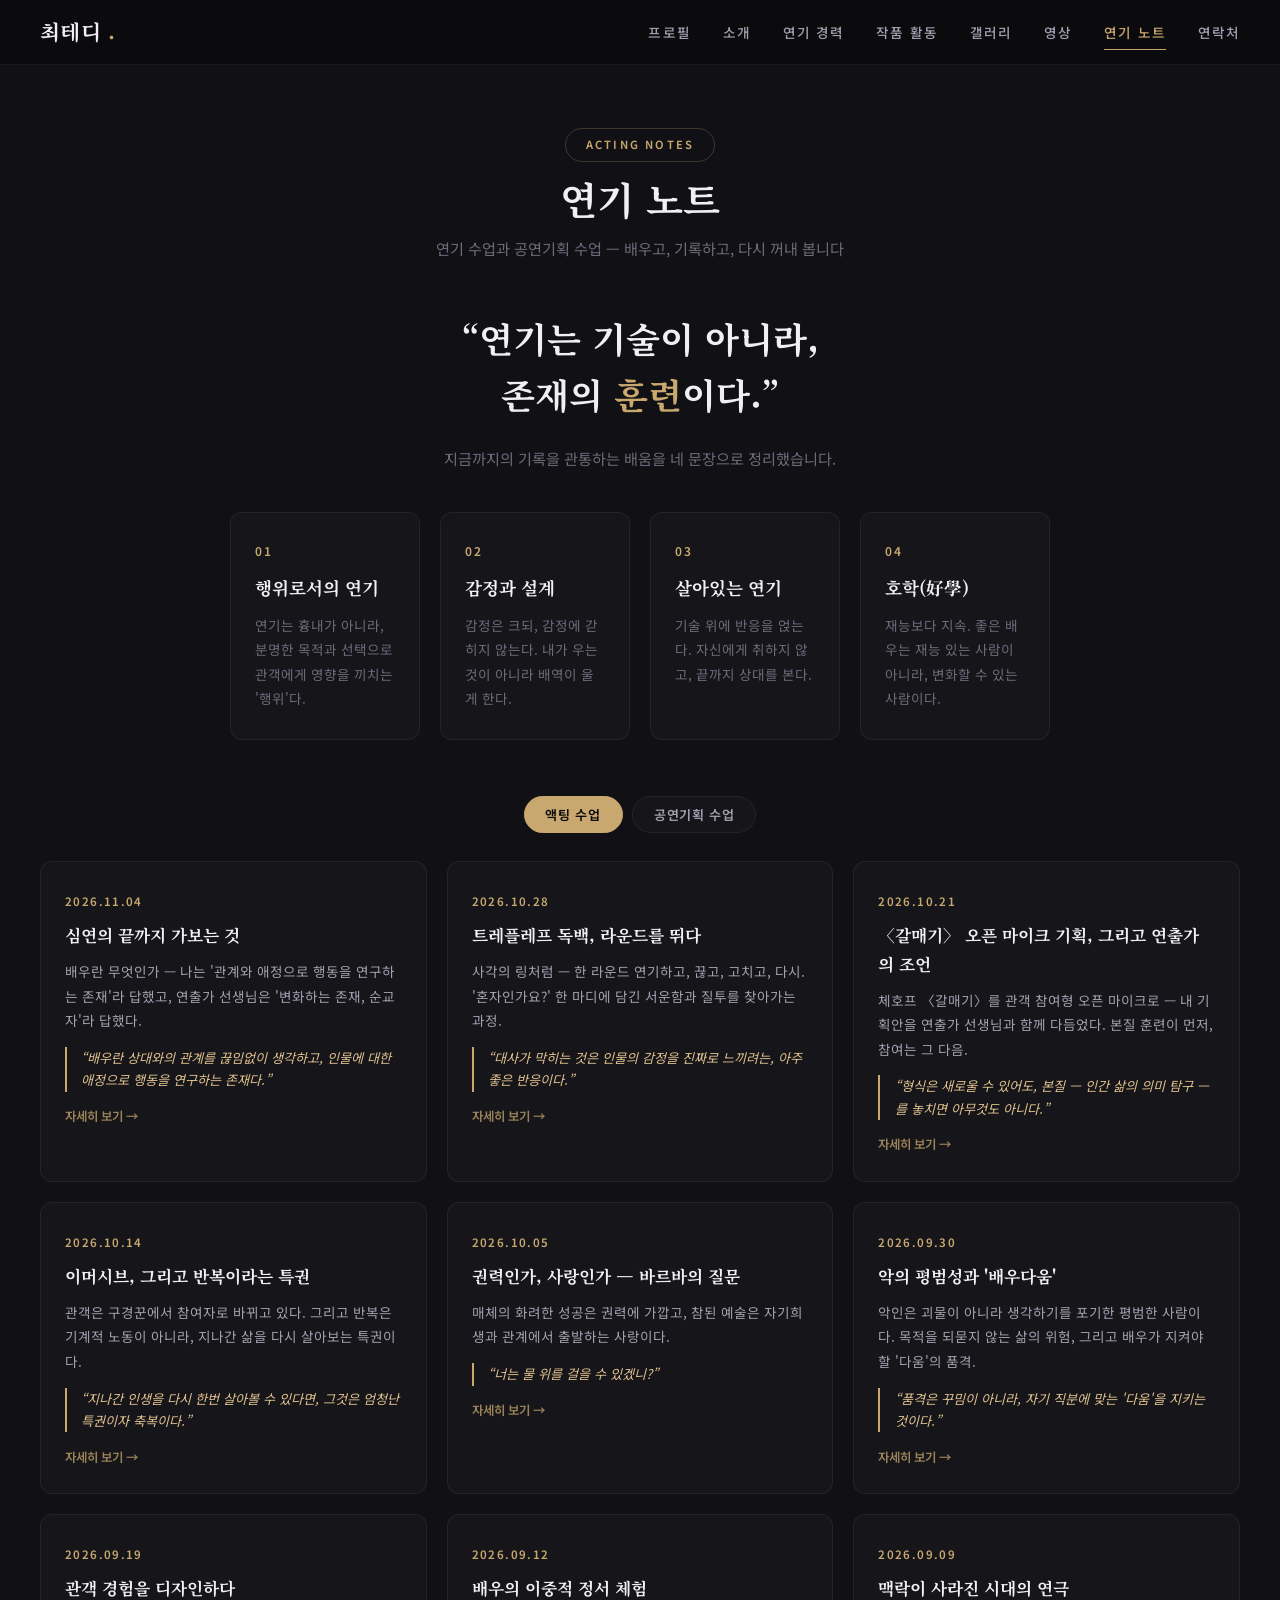
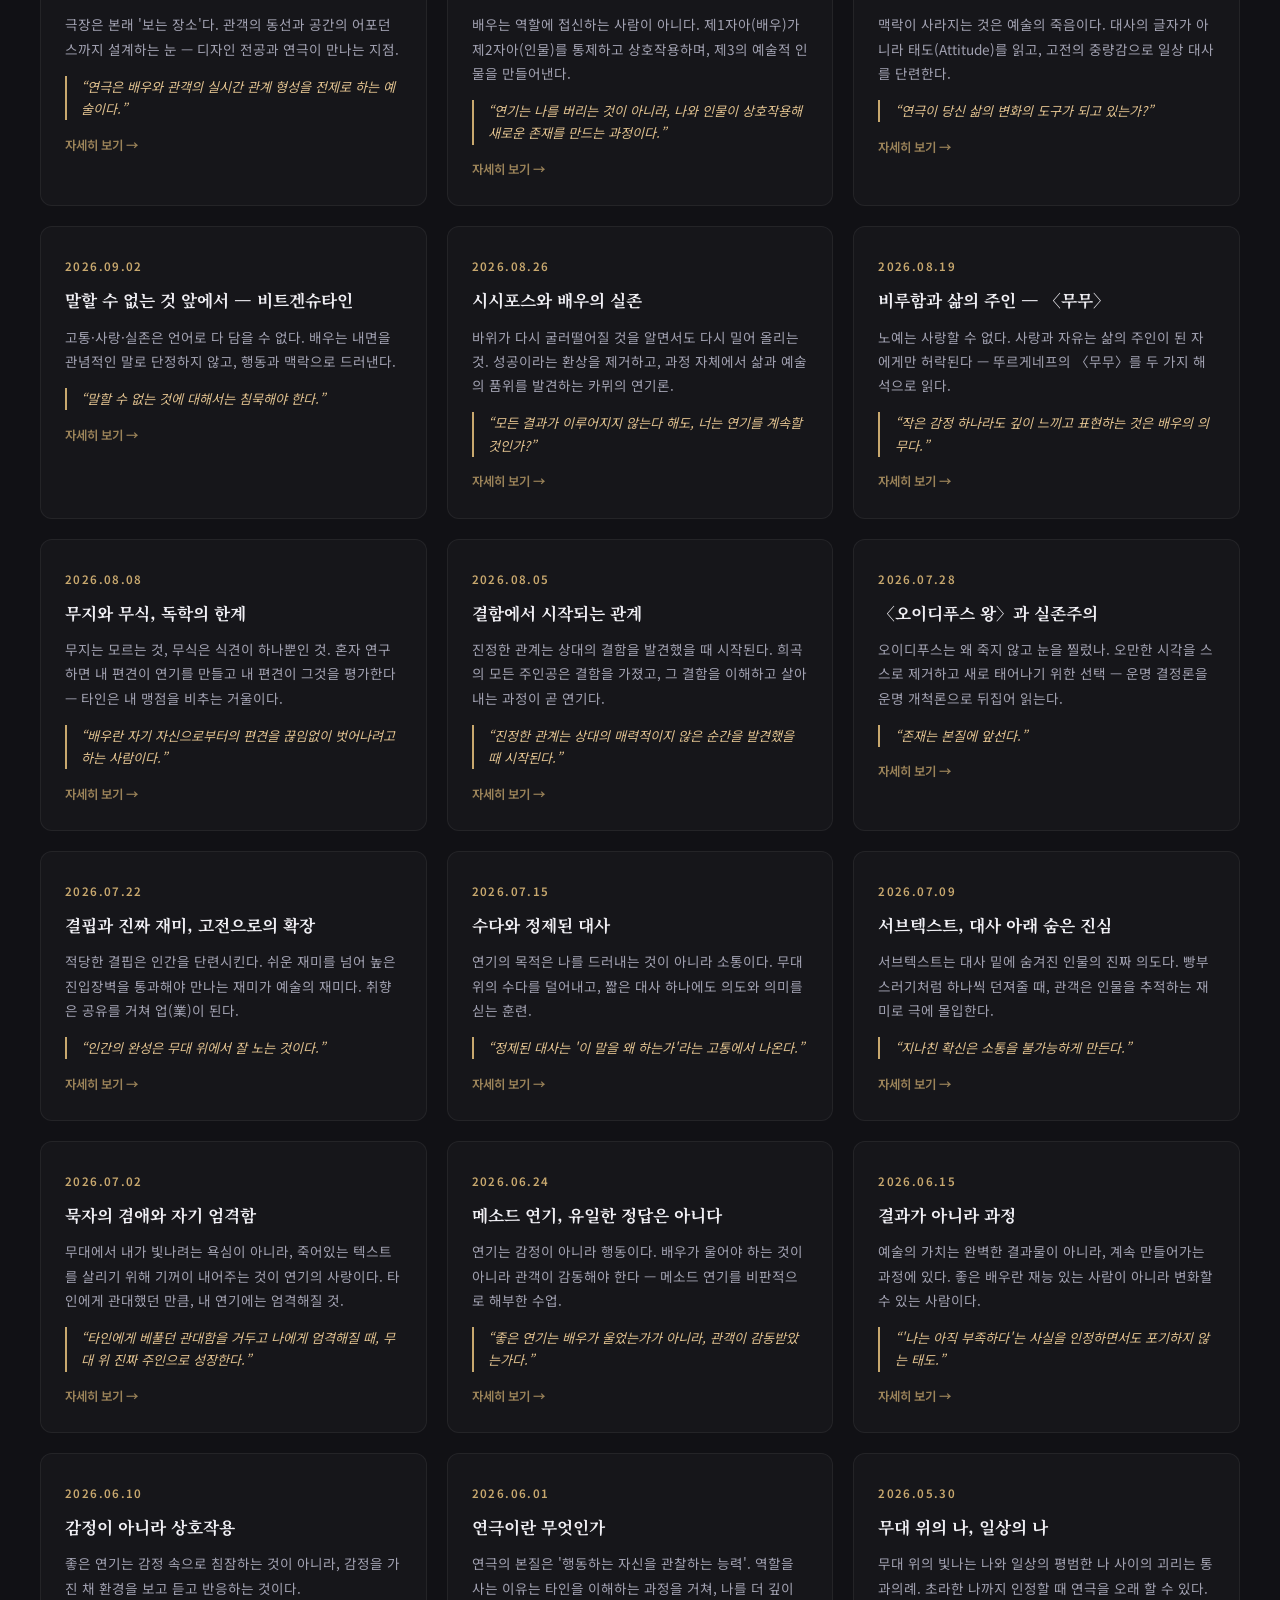
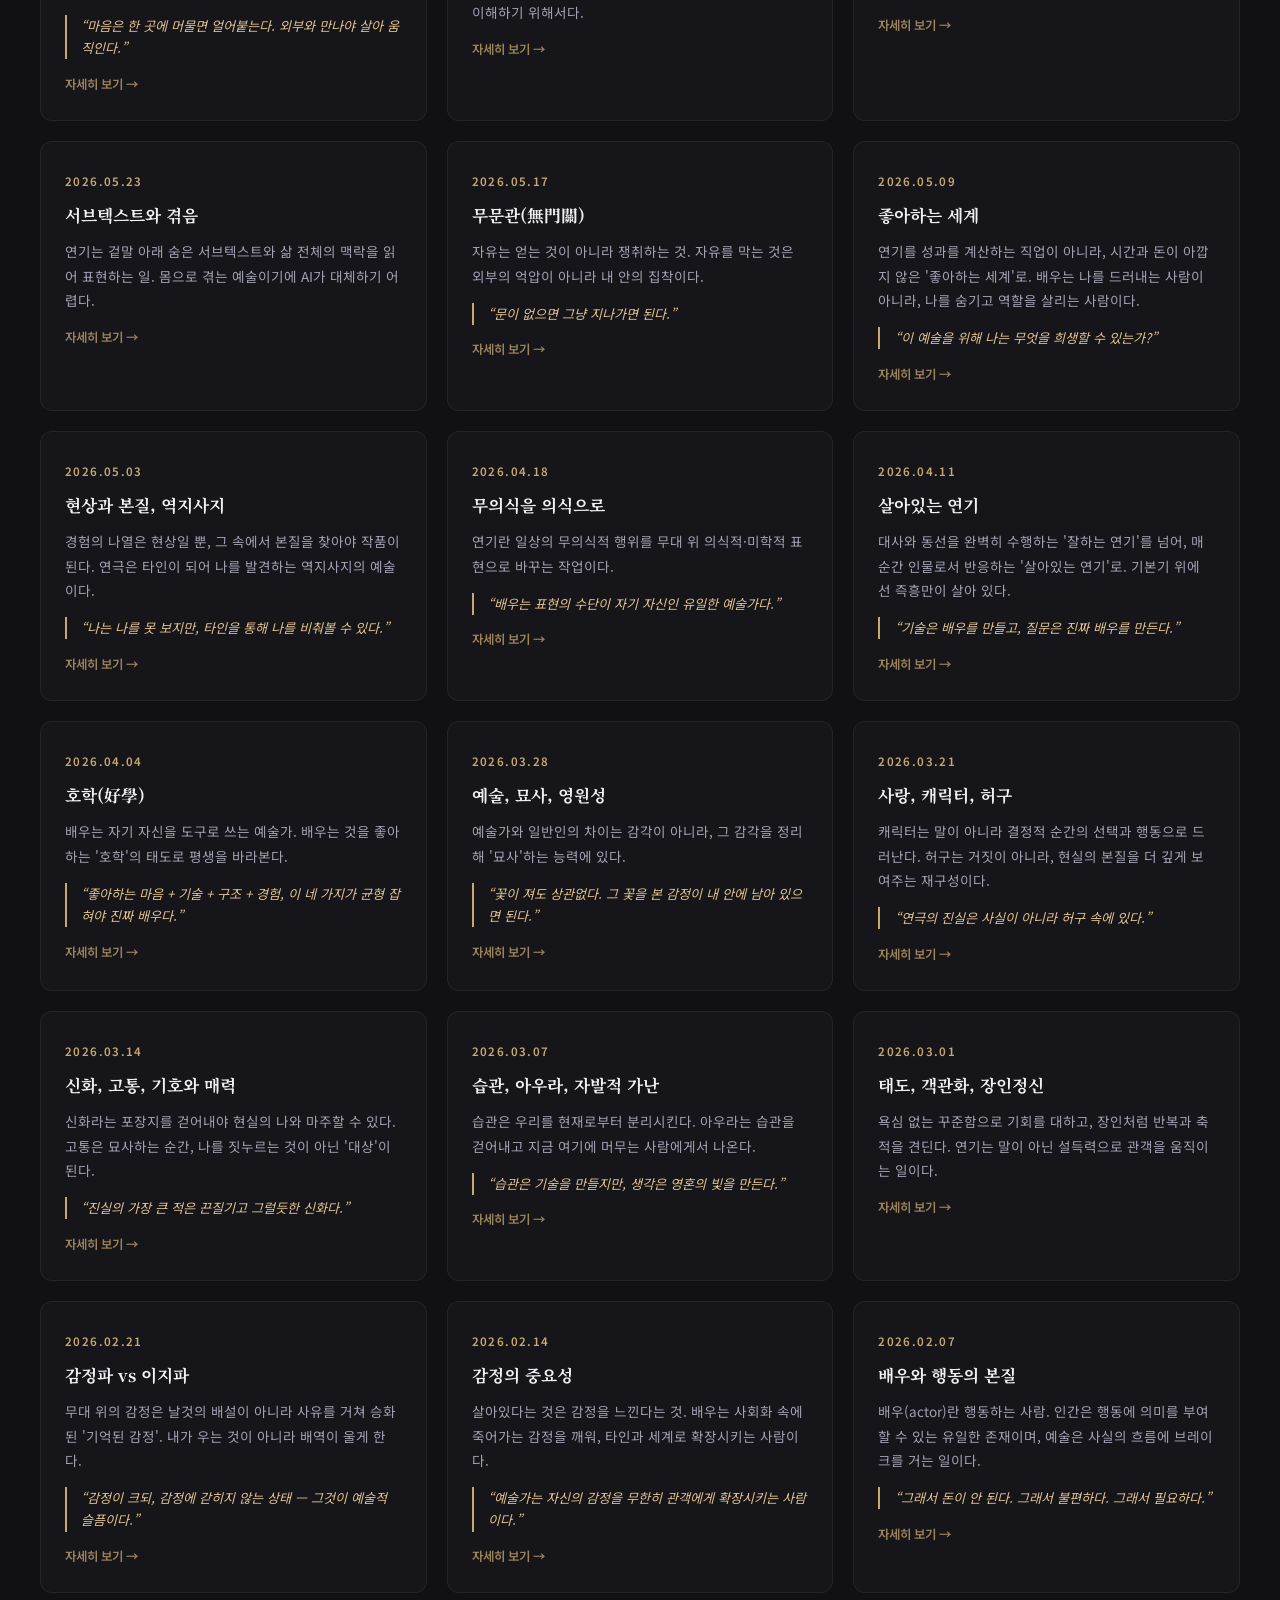
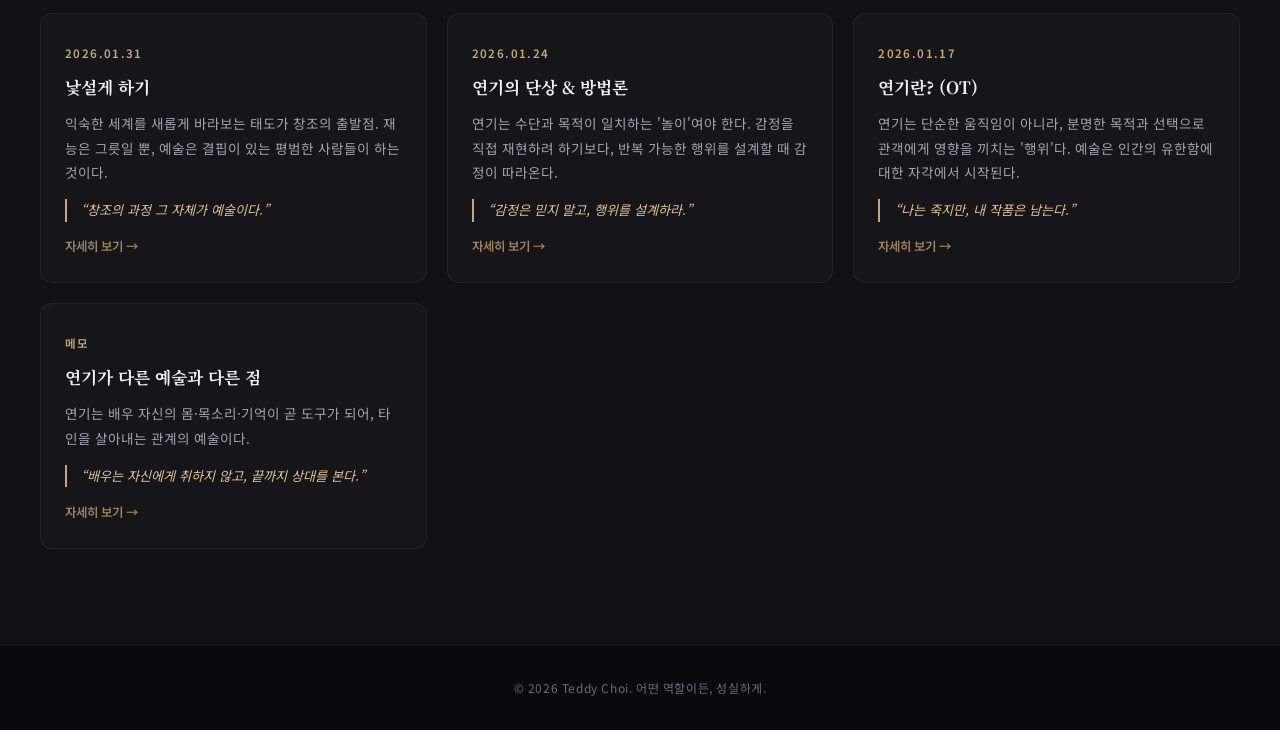
<file: notes.html>
<!DOCTYPE html>
<html lang="ko">
<head>
  <meta charset="UTF-8">
  <meta name="viewport" content="width=device-width, initial-scale=1.0">
  <title>연기 노트 | 최테디 - Teddy Choi</title>
  <meta name="description" content="배우 최테디의 연기 노트. 연출가 선생님과의 1:1 수업에서 배우고 기록한 것들.">
  <meta property="og:title" content="연기 노트 | 최테디">
  <meta property="og:description" content="배우고, 기록하고, 다시 꺼내 봅니다 — 배우 최테디의 연기 공부 기록">
  <meta property="og:image" content="images/profile_main.jpeg">
  <meta property="og:type" content="website">

  <!-- Fonts -->
  <link rel="preconnect" href="https://fonts.googleapis.com">
  <link rel="preconnect" href="https://fonts.gstatic.com" crossorigin>
  <link href="https://fonts.googleapis.com/css2?family=Noto+Serif+KR:wght@400;700;900&family=Noto+Sans+KR:wght@300;400;500;700&display=swap" rel="stylesheet">

  <link rel="stylesheet" href="style.css?v=13">
</head>
<body>

  <!-- ===== Navigation ===== -->
  <nav class="nav" id="nav">
    <div class="nav-inner">
      <a href="index.html" class="nav-logo">최테디 <span>.</span></a>
      <ul class="nav-links" id="navLinks">
        <li><a href="index.html#profile">프로필</a></li>
        <li><a href="index.html#about">소개</a></li>
        <li><a href="index.html#career">연기 경력</a></li>
        <li><a href="index.html#works">작품 활동</a></li>
        <li><a href="index.html#gallery">갤러리</a></li>
        <li><a href="index.html#videos">영상</a></li>
        <li><a href="notes.html" class="active">연기 노트</a></li>
        <li><a href="index.html#contact">연락처</a></li>
      </ul>
      <button class="nav-mobile-toggle" id="navToggle" aria-label="메뉴 열기">
        <span></span>
        <span></span>
        <span></span>
      </button>
    </div>
  </nav>

  <!-- ===== Acting Notes Page ===== -->
  <section class="section notes-section notes-page" id="notes">
    <div class="section-header fade-in visible">
      <span class="section-label">Acting Notes</span>
      <h2 class="section-title">연기 노트</h2>
      <p class="section-subtitle">연기 수업과 공연기획 수업 — 배우고, 기록하고, 다시 꺼내 봅니다</p>
    </div>

    <div class="notes-inner">
      <div class="notes-philosophy fade-in visible">
        <blockquote class="notes-quote">“연기는 기술이 아니라,<br>존재의 <em>훈련</em>이다.”</blockquote>
        <p class="notes-philosophy-text">
          지금까지의 기록을 관통하는 배움을 네 문장으로 정리했습니다.
        </p>
        <div class="about-values notes-pillars">
          <div class="about-value">
            <span class="about-value-num">01</span>
            <h3 class="about-value-title">행위로서의 연기</h3>
            <p class="about-value-desc">연기는 흉내가 아니라, 분명한 목적과 선택으로 관객에게 영향을 끼치는 '행위'다.</p>
          </div>
          <div class="about-value">
            <span class="about-value-num">02</span>
            <h3 class="about-value-title">감정과 설계</h3>
            <p class="about-value-desc">감정은 크되, 감정에 갇히지 않는다. 내가 우는 것이 아니라 배역이 울게 한다.</p>
          </div>
          <div class="about-value">
            <span class="about-value-num">03</span>
            <h3 class="about-value-title">살아있는 연기</h3>
            <p class="about-value-desc">기술 위에 반응을 얹는다. 자신에게 취하지 않고, 끝까지 상대를 본다.</p>
          </div>
          <div class="about-value">
            <span class="about-value-num">04</span>
            <h3 class="about-value-title">호학(好學)</h3>
            <p class="about-value-desc">재능보다 지속. 좋은 배우는 재능 있는 사람이 아니라, 변화할 수 있는 사람이다.</p>
          </div>
        </div>
      </div>

      <div class="video-filters notes-tabs" id="notesTabs">
        <button class="video-filter active" data-cat="acting">액팅 수업</button>
        <button class="video-filter" data-cat="production">공연기획 수업</button>
      </div>

      <div class="notes-grid" id="notesGrid">
        <!-- Note cards injected by notes.js -->
      </div>
    </div>
  </section>

  <!-- Note Detail Modal -->
  <div class="note-modal" id="noteModal">
    <div class="note-modal-panel">
      <button class="note-modal-close" id="noteModalClose" aria-label="닫기">✕</button>
      <span class="note-date" id="noteModalDate"></span>
      <h2 class="note-modal-title" id="noteModalTitle"></h2>
      <div class="note-modal-body" id="noteModalBody"></div>
    </div>
  </div>

  <!-- ===== Footer ===== -->
  <footer class="footer">
    <p class="footer-text">© 2026 Teddy Choi. 어떤 역할이든, 성실하게.</p>
  </footer>

  <script src="notes-data.js?v=9"></script>
  <script src="notes.js?v=4"></script>
</body>
</html>
</file>
<file: style.css>
/* ===== Design Tokens ===== */
:root {
  --color-bg: #0a0a0c;
  --color-bg-elevated: #111115;
  --color-bg-card: #16161a;
  --color-bg-glass: rgba(22, 22, 26, 0.7);
  --color-surface: #1c1c22;
  --color-border: rgba(255, 255, 255, 0.06);
  --color-border-hover: rgba(255, 255, 255, 0.12);

  --color-text-primary: #f0eff4;
  --color-text-secondary: #a0a0b0;
  --color-text-muted: #6a6a7a;

  --color-accent: #c8a86e;
  --color-accent-light: #dfc08e;
  --color-accent-dark: #a88c4e;
  --color-accent-glow: rgba(200, 168, 110, 0.15);

  --font-display: 'Noto Serif KR', serif;
  --font-body: 'Pretendard', 'Noto Sans KR', -apple-system, sans-serif;
  --font-mono: 'JetBrains Mono', monospace;

  --radius-sm: 6px;
  --radius-md: 12px;
  --radius-lg: 20px;
  --radius-xl: 28px;

  --shadow-sm: 0 2px 8px rgba(0, 0, 0, 0.3);
  --shadow-md: 0 8px 32px rgba(0, 0, 0, 0.4);
  --shadow-lg: 0 16px 64px rgba(0, 0, 0, 0.5);
  --shadow-glow: 0 0 40px rgba(200, 168, 110, 0.08);

  --transition-fast: 0.2s cubic-bezier(0.4, 0, 0.2, 1);
  --transition-medium: 0.4s cubic-bezier(0.4, 0, 0.2, 1);
  --transition-slow: 0.6s cubic-bezier(0.4, 0, 0.2, 1);

  --max-width: 1200px;
}

/* ===== Reset & Base ===== */
*, *::before, *::after {
  margin: 0;
  padding: 0;
  box-sizing: border-box;
}

html {
  scroll-behavior: smooth;
  font-size: 16px;
}

body {
  font-family: var(--font-body);
  background: var(--color-bg);
  color: var(--color-text-primary);
  line-height: 1.7;
  overflow-x: hidden;
  -webkit-font-smoothing: antialiased;
  -moz-osx-font-smoothing: grayscale;
}

img {
  max-width: 100%;
  display: block;
}

a {
  color: var(--color-accent);
  text-decoration: none;
  transition: color var(--transition-fast);
}

a:hover {
  color: var(--color-accent-light);
}

/* ===== Scrollbar ===== */
::-webkit-scrollbar {
  width: 6px;
}
::-webkit-scrollbar-track {
  background: var(--color-bg);
}
::-webkit-scrollbar-thumb {
  background: var(--color-accent-dark);
  border-radius: 3px;
}

/* ===== Navigation ===== */
.nav {
  position: fixed;
  top: 0;
  left: 0;
  right: 0;
  z-index: 1000;
  padding: 0 2rem;
  backdrop-filter: blur(20px);
  -webkit-backdrop-filter: blur(20px);
  background: rgba(10, 10, 12, 0.8);
  border-bottom: 1px solid var(--color-border);
  transition: all var(--transition-medium);
}

.nav.scrolled {
  padding: 0 2rem;
  background: rgba(10, 10, 12, 0.95);
}

.nav-inner {
  max-width: var(--max-width);
  margin: 0 auto;
  display: flex;
  justify-content: space-between;
  align-items: center;
  height: 64px;
}

.nav-logo {
  font-family: var(--font-display);
  font-size: 1.3rem;
  font-weight: 700;
  color: var(--color-text-primary);
  letter-spacing: 0.02em;
}

.nav-logo span {
  color: var(--color-accent);
}

.nav-links {
  display: flex;
  gap: 2rem;
  list-style: none;
}

.nav-links a {
  color: var(--color-text-secondary);
  font-size: 0.85rem;
  font-weight: 500;
  letter-spacing: 0.08em;
  text-transform: uppercase;
  position: relative;
  padding: 0.5rem 0;
}

.nav-links a::after {
  content: '';
  position: absolute;
  bottom: 0;
  left: 0;
  width: 0;
  height: 1.5px;
  background: var(--color-accent);
  transition: width var(--transition-medium);
}

.nav-links a:hover,
.nav-links a.active {
  color: var(--color-accent);
}

.nav-links a:hover::after,
.nav-links a.active::after {
  width: 100%;
}

.nav-mobile-toggle {
  display: none;
  flex-direction: column;
  gap: 5px;
  cursor: pointer;
  background: none;
  border: none;
  padding: 4px;
}

.nav-mobile-toggle span {
  display: block;
  width: 22px;
  height: 2px;
  background: var(--color-text-primary);
  border-radius: 2px;
  transition: all var(--transition-fast);
}

/* ===== Hero Section ===== */
.hero {
  min-height: 100vh;
  display: flex;
  align-items: center;
  position: relative;
  overflow: hidden;
  padding-top: 64px;
}

.hero::before {
  content: '';
  position: absolute;
  inset: 0;
  background:
    radial-gradient(ellipse at 20% 50%, rgba(200, 168, 110, 0.05) 0%, transparent 60%),
    radial-gradient(ellipse at 80% 80%, rgba(100, 80, 50, 0.04) 0%, transparent 50%);
  pointer-events: none;
}

.hero-inner {
  max-width: var(--max-width);
  margin: 0 auto;
  padding: 2rem;
  display: grid;
  grid-template-columns: 420px 1fr;
  gap: 4rem;
  align-items: center;
  width: 100%;
}

.hero-image-wrapper {
  position: relative;
}

.hero-image-wrapper::before {
  content: '';
  position: absolute;
  top: -20px;
  left: -20px;
  right: 20px;
  bottom: 20px;
  border: 1px solid var(--color-accent);
  opacity: 0.2;
  border-radius: var(--radius-lg);
}

.hero-image {
  width: 100%;
  aspect-ratio: 3/4;
  object-fit: cover;
  border-radius: var(--radius-lg);
  box-shadow: var(--shadow-lg);
  position: relative;
  z-index: 1;
}

.hero-content {
  position: relative;
}

.hero-name-kr {
  font-family: var(--font-display);
  font-size: clamp(3rem, 6vw, 5rem);
  font-weight: 900;
  line-height: 1.1;
  margin-bottom: 0.25rem;
  background: linear-gradient(135deg, var(--color-text-primary) 0%, var(--color-accent-light) 100%);
  -webkit-background-clip: text;
  -webkit-text-fill-color: transparent;
  background-clip: text;
}

.hero-name-en {
  font-family: var(--font-body);
  font-size: 1.1rem;
  font-weight: 400;
  color: var(--color-accent);
  letter-spacing: 0.15em;
  text-transform: uppercase;
  margin-bottom: 2.5rem;
}

.hero-divider {
  width: 60px;
  height: 2px;
  background: linear-gradient(90deg, var(--color-accent), transparent);
  margin-bottom: 2rem;
}

/* ===== Profile Info Table ===== */
.profile-info {
  display: grid;
  gap: 0;
}

.profile-info-row {
  display: grid;
  grid-template-columns: 100px 1fr;
  gap: 1.5rem;
  padding: 0.75rem 0;
  border-bottom: 1px solid var(--color-border);
  align-items: start;
}

.profile-info-row:last-child {
  border-bottom: none;
}

.profile-info-label {
  font-size: 0.85rem;
  font-weight: 700;
  color: var(--color-accent);
  letter-spacing: 0.05em;
  white-space: nowrap;
}

.profile-info-value {
  font-size: 0.95rem;
  color: var(--color-text-secondary);
  line-height: 1.8;
}

.profile-info-value .sub {
  display: block;
  font-size: 0.85rem;
  color: var(--color-text-muted);
}

.hero-contact {
  display: flex;
  gap: 1.5rem;
  margin-top: 2rem;
  flex-wrap: wrap;
}

.hero-contact-item {
  display: flex;
  align-items: center;
  gap: 0.5rem;
  color: var(--color-text-muted);
  font-size: 0.85rem;
}

.hero-contact-item svg {
  width: 16px;
  height: 16px;
  fill: var(--color-accent);
  flex-shrink: 0;
}

.hero-tagline {
  font-family: var(--font-display);
  font-size: 1.05rem;
  font-weight: 400;
  color: var(--color-text-secondary);
  line-height: 1.7;
  margin: -1.5rem 0 2rem;
  letter-spacing: 0.02em;
}

/* ===== Section Common ===== */
.section {
  padding: 6rem 2rem;
  position: relative;
}

.section-header {
  max-width: var(--max-width);
  margin: 0 auto 3rem;
  text-align: center;
}

.section-label {
  display: inline-block;
  font-size: 0.7rem;
  font-weight: 600;
  letter-spacing: 0.2em;
  text-transform: uppercase;
  color: var(--color-accent);
  margin-bottom: 0.75rem;
  padding: 0.4rem 1.2rem;
  border: 1px solid rgba(200, 168, 110, 0.25);
  border-radius: 50px;
}

.section-title {
  font-family: var(--font-display);
  font-size: clamp(1.8rem, 3vw, 2.5rem);
  font-weight: 700;
  line-height: 1.3;
}

.section-subtitle {
  font-size: 0.95rem;
  color: var(--color-text-muted);
  margin-top: 0.75rem;
  max-width: 600px;
  margin-left: auto;
  margin-right: auto;
}

/* ===== About Section ===== */
.about-section {
  background: var(--color-bg);
  position: relative;
  overflow: hidden;
}

.about-section::before {
  content: '';
  position: absolute;
  inset: 0;
  background: radial-gradient(ellipse at 50% 0%, rgba(200, 168, 110, 0.05) 0%, transparent 55%);
  pointer-events: none;
}

.about-inner {
  max-width: 820px;
  margin: 0 auto;
  text-align: center;
  position: relative;
}

.about-quote {
  font-family: var(--font-display);
  font-size: clamp(1.5rem, 3.2vw, 2.2rem);
  font-weight: 700;
  line-height: 1.6;
  margin: 1rem 0 2.5rem;
  color: var(--color-text-primary);
}

.about-quote em {
  font-style: normal;
  color: var(--color-accent);
}

.about-text {
  font-size: 1rem;
  color: var(--color-text-secondary);
  line-height: 2;
  margin-bottom: 3.5rem;
}

.about-text strong {
  color: var(--color-accent-light);
  font-weight: 600;
}

.about-values {
  display: grid;
  grid-template-columns: repeat(3, 1fr);
  gap: 1.25rem;
  margin-bottom: 3.5rem;
  text-align: left;
}

.about-value {
  background: var(--color-bg-card);
  border: 1px solid var(--color-border);
  border-radius: var(--radius-md);
  padding: 1.75rem 1.5rem;
  transition: all var(--transition-medium);
}

.about-value:hover {
  border-color: var(--color-accent);
  transform: translateY(-3px);
  box-shadow: var(--shadow-glow);
}

.about-value-num {
  display: block;
  font-size: 0.75rem;
  font-weight: 600;
  letter-spacing: 0.2em;
  color: var(--color-accent);
  margin-bottom: 0.75rem;
}

.about-value-title {
  font-family: var(--font-display);
  font-size: 1.1rem;
  font-weight: 700;
  margin-bottom: 0.6rem;
}

.about-value-desc {
  font-size: 0.85rem;
  color: var(--color-text-muted);
  line-height: 1.8;
}

.about-closing {
  font-family: var(--font-display);
  font-size: 1.05rem;
  color: var(--color-text-secondary);
  line-height: 1.9;
  padding-top: 2.5rem;
  border-top: 1px solid var(--color-border);
}

/* ===== Acting Notes Section ===== */
.notes-section {
  background: var(--color-bg-elevated);
}

.notes-inner {
  max-width: var(--max-width);
  margin: 0 auto;
}

.notes-philosophy {
  max-width: 820px;
  margin: 0 auto 3.5rem;
  text-align: center;
}

.notes-quote {
  font-family: var(--font-display);
  font-size: clamp(1.5rem, 3.2vw, 2.2rem);
  font-weight: 700;
  line-height: 1.6;
  margin: 1rem 0 1.5rem;
}

.notes-quote em {
  font-style: normal;
  color: var(--color-accent);
}

.notes-philosophy-text {
  font-size: 0.95rem;
  color: var(--color-text-muted);
  margin-bottom: 2.5rem;
}

.notes-pillars {
  grid-template-columns: repeat(4, 1fr);
  margin-bottom: 0;
}

.notes-grid {
  display: grid;
  grid-template-columns: repeat(auto-fill, minmax(300px, 1fr));
  gap: 1.25rem;
}

.note-card {
  background: var(--color-bg-card);
  border: 1px solid var(--color-border);
  border-radius: var(--radius-md);
  padding: 1.5rem;
  transition: all var(--transition-medium);
}

.note-card:hover {
  border-color: var(--color-accent);
  transform: translateY(-3px);
  box-shadow: var(--shadow-glow);
}

.note-card.note-hidden {
  display: none;
}

.note-date {
  display: inline-block;
  font-size: 0.72rem;
  font-weight: 600;
  letter-spacing: 0.12em;
  color: var(--color-accent);
  margin-bottom: 0.6rem;
}

.note-title {
  font-family: var(--font-display);
  font-size: 1.05rem;
  font-weight: 700;
  margin-bottom: 0.6rem;
}

.note-summary {
  font-size: 0.85rem;
  color: var(--color-text-secondary);
  line-height: 1.8;
}

.note-quote {
  margin-top: 0.9rem;
  padding-left: 0.9rem;
  border-left: 2px solid var(--color-accent);
  font-size: 0.82rem;
  font-style: italic;
  color: var(--color-accent-light);
  line-height: 1.7;
}

.notes-more-wrap {
  text-align: center;
  margin-top: 2rem;
}

.notes-more-btn {
  background: none;
  border: 1px solid rgba(200, 168, 110, 0.4);
  color: var(--color-accent);
  font-family: var(--font-body);
  font-size: 0.85rem;
  font-weight: 600;
  letter-spacing: 0.05em;
  padding: 0.8rem 2rem;
  border-radius: 50px;
  cursor: pointer;
  transition: all var(--transition-medium);
}

.notes-more-btn:hover {
  background: var(--color-accent);
  color: var(--color-bg);
}

/* Notes preview on main page */
.notes-preview {
  background: var(--color-bg);
}

.notes-preview .notes-quote {
  text-align: center;
  margin: 0 auto 2.5rem;
  max-width: 700px;
}

a.note-card {
  display: block;
  color: inherit;
}

a.note-card:hover {
  color: inherit;
}

/* Notes standalone page */
.notes-page {
  padding-top: calc(64px + 4rem);
  min-height: 100vh;
}

.note-card {
  cursor: pointer;
  position: relative;
}

.note-open {
  display: inline-block;
  margin-top: 0.9rem;
  font-size: 0.78rem;
  font-weight: 600;
  color: var(--color-accent);
  opacity: 0.75;
  transition: opacity var(--transition-fast);
}

.note-card:hover .note-open {
  opacity: 1;
}

/* About 섹션의 연기 노트 링크 */
.about-notes-cta-wrap {
  text-align: center;
  margin-top: 2rem;
}

.about-notes-link {
  display: inline-block;
  font-family: var(--font-display);
  font-size: 0.95rem;
  font-weight: 600;
  letter-spacing: 0.05em;
  color: var(--color-accent);
  border-bottom: 1px solid rgba(200, 168, 110, 0.4);
  padding-bottom: 2px;
  transition: all var(--transition-fast);
}

.about-notes-link:hover {
  color: var(--color-accent-light);
  border-color: var(--color-accent-light);
}

/* Note Detail Modal */
.note-modal {
  position: fixed;
  inset: 0;
  z-index: 2500;
  background: rgba(0, 0, 0, 0.85);
  backdrop-filter: blur(12px);
  -webkit-backdrop-filter: blur(12px);
  display: flex;
  align-items: center;
  justify-content: center;
  padding: 1.5rem;
  opacity: 0;
  pointer-events: none;
  transition: opacity var(--transition-medium);
}

.note-modal.active {
  opacity: 1;
  pointer-events: all;
}

.note-modal-panel {
  position: relative;
  width: 100%;
  max-width: 720px;
  max-height: 85vh;
  overflow-y: auto;
  background: var(--color-bg-card);
  border: 1px solid var(--color-border-hover);
  border-radius: var(--radius-lg);
  padding: 2.5rem 2.5rem 2.75rem;
  box-shadow: var(--shadow-lg);
}

.note-modal-close {
  position: sticky;
  top: 0;
  float: right;
  width: 38px;
  height: 38px;
  border-radius: 50%;
  background: rgba(255, 255, 255, 0.08);
  border: none;
  color: var(--color-text-primary);
  font-size: 1.1rem;
  cursor: pointer;
  transition: background var(--transition-fast);
  z-index: 1;
}

.note-modal-close:hover {
  background: rgba(255, 255, 255, 0.18);
}

.note-modal-title {
  font-family: var(--font-display);
  font-size: 1.5rem;
  font-weight: 700;
  margin: 0.4rem 0 1.5rem;
  line-height: 1.4;
}

.note-modal-body {
  font-size: 0.92rem;
  color: var(--color-text-secondary);
  line-height: 1.9;
}

.note-modal-body p {
  margin-bottom: 1.1rem;
}

.note-modal-body h4 {
  font-family: var(--font-display);
  font-size: 1.05rem;
  font-weight: 700;
  color: var(--color-text-primary);
  margin: 1.75rem 0 0.75rem;
  padding-left: 0.75rem;
  border-left: 3px solid var(--color-accent);
}

.note-modal-body ul {
  margin: 0 0 1.1rem 1.2rem;
}

.note-modal-body li {
  margin-bottom: 0.4rem;
}

.note-modal-body strong {
  color: var(--color-accent-light);
  font-weight: 600;
}

.note-modal-body blockquote {
  margin: 1.75rem 0 0.5rem;
  padding: 1.1rem 1.4rem;
  background: rgba(200, 168, 110, 0.07);
  border-left: 3px solid var(--color-accent);
  border-radius: 0 var(--radius-sm) var(--radius-sm) 0;
  font-family: var(--font-display);
  font-style: italic;
  color: var(--color-accent-light);
  line-height: 1.8;
}

@media (max-width: 768px) {
  .note-modal {
    padding: 1rem;
  }

  .note-modal-panel {
    padding: 1.75rem 1.5rem 2rem;
    max-height: 90vh;
  }
}

/* ===== Career Section ===== */
.career-section {
  background: var(--color-bg-elevated);
}

.career-timeline {
  max-width: 800px;
  margin: 0 auto;
  position: relative;
}

.career-timeline::before {
  content: '';
  position: absolute;
  left: 0;
  top: 0;
  bottom: 0;
  width: 2px;
  background: linear-gradient(
    to bottom,
    transparent,
    var(--color-accent) 10%,
    var(--color-accent) 90%,
    transparent
  );
  opacity: 0.3;
}

.career-item {
  position: relative;
  padding: 0 0 2.5rem 3rem;
}

.career-item:last-child {
  padding-bottom: 0;
}

.career-item::before {
  content: '';
  position: absolute;
  left: -5px;
  top: 8px;
  width: 12px;
  height: 12px;
  border-radius: 50%;
  background: var(--color-bg-elevated);
  border: 2px solid var(--color-accent);
  z-index: 1;
}

.career-item:first-child::before {
  background: var(--color-accent);
  box-shadow: 0 0 12px rgba(200, 168, 110, 0.4);
}

.career-date {
  font-size: 0.75rem;
  font-weight: 600;
  color: var(--color-accent);
  letter-spacing: 0.1em;
  text-transform: uppercase;
  margin-bottom: 0.5rem;
}

.career-title {
  font-family: var(--font-display);
  font-size: 1.15rem;
  font-weight: 700;
  margin-bottom: 0.3rem;
}

.career-venue {
  font-size: 0.9rem;
  color: var(--color-text-secondary);
  margin-bottom: 0.3rem;
}

.career-role {
  font-size: 0.85rem;
  color: var(--color-text-muted);
}

/* ===== Works Section (Instagram-style feed) ===== */
.works-section {
  background: var(--color-bg-elevated);
}

.works-feed {
  max-width: 1020px;
  margin: 0 auto;
  display: grid;
  grid-template-columns: repeat(auto-fit, minmax(340px, 480px));
  justify-content: center;
  gap: 2rem;
}

.insta-card {
  background: var(--color-bg-card);
  border: 1px solid var(--color-border);
  border-radius: var(--radius-md);
  overflow: hidden;
  transition: border-color var(--transition-medium), box-shadow var(--transition-medium);
}

.insta-card:hover {
  border-color: var(--color-border-hover);
  box-shadow: var(--shadow-md);
}

/* Header */
.insta-header {
  display: flex;
  align-items: center;
  gap: 0.75rem;
  padding: 0.85rem 1rem;
}

.insta-avatar {
  width: 40px;
  height: 40px;
  border-radius: 50%;
  padding: 2px;
  background: linear-gradient(45deg, var(--color-accent-dark), var(--color-accent-light), var(--color-accent));
  flex-shrink: 0;
}

.insta-avatar img {
  width: 100%;
  height: 100%;
  border-radius: 50%;
  object-fit: cover;
  border: 2px solid var(--color-bg-card);
}

.insta-header-text {
  display: flex;
  flex-direction: column;
  line-height: 1.35;
  min-width: 0;
}

.insta-title {
  font-size: 0.9rem;
  font-weight: 700;
  color: var(--color-text-primary);
}

.insta-meta {
  font-size: 0.75rem;
  color: var(--color-text-muted);
}

.insta-tag {
  margin-left: auto;
  font-size: 0.68rem;
  font-weight: 600;
  letter-spacing: 0.08em;
  color: var(--color-accent);
  border: 1px solid rgba(200, 168, 110, 0.35);
  border-radius: 50px;
  padding: 0.25rem 0.75rem;
  white-space: nowrap;
}

/* Carousel — 인스타 4:5 비율 */
.insta-carousel {
  position: relative;
  overflow: hidden;
  aspect-ratio: 4 / 5;
  background: #000;
}

.insta-track {
  display: flex;
  height: 100%;
  transition: transform 0.35s cubic-bezier(0.4, 0, 0.2, 1);
}

.insta-slide {
  flex: 0 0 100%;
  height: 100%;
}

.insta-slide img {
  width: 100%;
  height: 100%;
  object-fit: cover;
  cursor: pointer;
}

.insta-slide img.fit-contain {
  object-fit: contain;
}

/* 캐러셀 영상 슬라이드 재생 버튼 */
.insta-slide {
  position: relative;
}

.insta-play {
  position: absolute;
  top: 50%;
  left: 50%;
  transform: translate(-50%, -50%);
  width: 54px;
  height: 54px;
  border-radius: 50%;
  background: rgba(0, 0, 0, 0.55);
  border: 1.5px solid rgba(255, 255, 255, 0.85);
  display: flex;
  align-items: center;
  justify-content: center;
  pointer-events: none;
  transition: all var(--transition-fast);
}

.insta-play svg {
  width: 22px;
  height: 22px;
  fill: #fff;
  margin-left: 3px;
}

.insta-slide-video:hover .insta-play {
  background: rgba(200, 168, 110, 0.9);
  border-color: var(--color-accent);
}

.insta-arrow {
  position: absolute;
  top: 50%;
  transform: translateY(-50%);
  width: 30px;
  height: 30px;
  border-radius: 50%;
  border: none;
  background: rgba(255, 255, 255, 0.85);
  color: #222;
  cursor: pointer;
  display: flex;
  align-items: center;
  justify-content: center;
  opacity: 0;
  transition: opacity var(--transition-fast);
  z-index: 2;
}

.insta-arrow svg {
  width: 18px;
  height: 18px;
  fill: currentColor;
}

.insta-arrow.prev { left: 0.75rem; }
.insta-arrow.next { right: 0.75rem; }

.insta-carousel:hover .insta-arrow { opacity: 1; }

@media (hover: none) {
  .insta-arrow { opacity: 0.85; }
}

.insta-counter {
  position: absolute;
  top: 0.75rem;
  right: 0.75rem;
  background: rgba(0, 0, 0, 0.6);
  color: #fff;
  font-size: 0.7rem;
  font-weight: 500;
  padding: 0.2rem 0.6rem;
  border-radius: 50px;
  z-index: 2;
}

.insta-dots {
  display: flex;
  justify-content: center;
  gap: 4px;
  padding: 0.6rem 0 0;
}

.insta-dot {
  width: 6px;
  height: 6px;
  border-radius: 50%;
  background: var(--color-text-muted);
  opacity: 0.4;
  transition: all var(--transition-fast);
}

.insta-dot.active {
  background: var(--color-accent);
  opacity: 1;
}

/* Actions & Caption */
.insta-actions {
  display: flex;
  gap: 1rem;
  padding: 0.75rem 1rem 0.25rem;
}

.insta-icon {
  width: 24px;
  height: 24px;
  fill: none;
  stroke: var(--color-text-primary);
  stroke-width: 1.8;
  cursor: pointer;
  transition: all var(--transition-fast);
}

.insta-icon:hover {
  stroke: var(--color-text-muted);
}

.insta-icon.heart.liked {
  fill: #ed4956;
  stroke: #ed4956;
  animation: heart-pop 0.3s ease;
}

@keyframes heart-pop {
  0% { transform: scale(1); }
  50% { transform: scale(1.25); }
  100% { transform: scale(1); }
}

.insta-caption {
  padding: 0.4rem 1rem 1.1rem;
  font-size: 0.85rem;
  color: var(--color-text-secondary);
  line-height: 1.7;
}

.insta-username {
  font-weight: 700;
  color: var(--color-text-primary);
  margin-right: 0.35rem;
}

.insta-hashtags {
  display: block;
  margin-top: 0.35rem;
  color: var(--color-accent);
  font-size: 0.8rem;
}

/* ===== Gallery Section ===== */
.gallery-section {
  background: var(--color-bg);
}

.gallery-grid {
  max-width: var(--max-width);
  margin: 0 auto;
  display: grid;
  grid-template-columns: repeat(auto-fill, minmax(280px, 1fr));
  gap: 1rem;
}

.gallery-item {
  position: relative;
  border-radius: var(--radius-md);
  overflow: hidden;
  cursor: pointer;
  aspect-ratio: auto;
}

.gallery-item.landscape {
  aspect-ratio: 16/10;
}

.gallery-item.portrait {
  aspect-ratio: 3/4;
}

.gallery-item img {
  width: 100%;
  height: 100%;
  object-fit: cover;
  transition: transform var(--transition-slow);
}

.gallery-item::after {
  content: '';
  position: absolute;
  inset: 0;
  background: linear-gradient(to top, rgba(0,0,0,0.6) 0%, transparent 50%);
  opacity: 0;
  transition: opacity var(--transition-medium);
}

.gallery-item:hover img {
  transform: scale(1.05);
}

.gallery-item:hover::after {
  opacity: 1;
}

.gallery-item-label {
  position: absolute;
  bottom: 1rem;
  left: 1rem;
  font-size: 0.8rem;
  font-weight: 500;
  color: white;
  z-index: 1;
  opacity: 0;
  transform: translateY(8px);
  transition: all var(--transition-medium);
}

.gallery-item:hover .gallery-item-label {
  opacity: 1;
  transform: translateY(0);
}

/* ===== Lightbox ===== */
.lightbox {
  position: fixed;
  inset: 0;
  z-index: 2000;
  background: rgba(0, 0, 0, 0.95);
  backdrop-filter: blur(20px);
  display: flex;
  align-items: center;
  justify-content: center;
  opacity: 0;
  pointer-events: none;
  transition: opacity var(--transition-medium);
}

.lightbox.active {
  opacity: 1;
  pointer-events: all;
}

.lightbox img {
  max-width: 90vw;
  max-height: 90vh;
  object-fit: contain;
  border-radius: var(--radius-md);
  box-shadow: var(--shadow-lg);
}

.lightbox-close {
  position: absolute;
  top: 1.5rem;
  right: 1.5rem;
  width: 44px;
  height: 44px;
  border-radius: 50%;
  background: rgba(255, 255, 255, 0.1);
  border: none;
  color: white;
  font-size: 1.3rem;
  cursor: pointer;
  display: flex;
  align-items: center;
  justify-content: center;
  transition: background var(--transition-fast);
}

.lightbox-close:hover {
  background: rgba(255, 255, 255, 0.2);
}

/* ===== Video Section ===== */
.video-section {
  background: var(--color-bg-elevated);
}

.video-filters {
  display: flex;
  justify-content: center;
  flex-wrap: wrap;
  gap: 0.6rem;
  max-width: var(--max-width);
  margin: 0 auto 1.75rem;
}

.video-filter {
  background: var(--color-bg-card);
  border: 1px solid var(--color-border);
  color: var(--color-text-secondary);
  font-family: var(--font-body);
  font-size: 0.82rem;
  font-weight: 600;
  letter-spacing: 0.05em;
  padding: 0.5rem 1.3rem;
  border-radius: 50px;
  cursor: pointer;
  transition: all var(--transition-fast);
}

.video-filter:hover {
  border-color: var(--color-accent);
  color: var(--color-accent);
}

.video-filter.active {
  background: var(--color-accent);
  border-color: var(--color-accent);
  color: var(--color-bg);
}

.video-slider-wrapper {
  max-width: var(--max-width);
  margin: 0 auto;
  position: relative;
}

.video-slider {
  display: flex;
  gap: 1.25rem;
  overflow-x: auto;
  scroll-snap-type: x mandatory;
  scroll-behavior: smooth;
  padding: 1rem 0 2rem;
  -ms-overflow-style: none;
  scrollbar-width: none;
}

.video-slider::-webkit-scrollbar {
  display: none;
}

.video-card {
  flex: 0 0 calc(33.333% - 0.85rem);
  scroll-snap-align: start;
  border-radius: var(--radius-md);
  overflow: hidden;
  background: var(--color-bg-card);
  border: 1px solid var(--color-border);
  transition: all var(--transition-medium);
  cursor: pointer;
  position: relative;
}

.video-card:hover {
  border-color: var(--color-border-hover);
  transform: translateY(-4px);
  box-shadow: var(--shadow-md), var(--shadow-glow);
}

.video-thumbnail-wrapper {
  position: relative;
  aspect-ratio: 16/9;
  overflow: hidden;
  background: #000;
}

.video-thumbnail {
  width: 100%;
  height: 100%;
  object-fit: cover;
  transition: transform var(--transition-medium), opacity var(--transition-medium);
}

.video-card:hover .video-thumbnail {
  transform: scale(1.05);
  opacity: 0.8;
}

.video-play-btn {
  position: absolute;
  top: 50%;
  left: 50%;
  transform: translate(-50%, -50%) scale(0.9);
  width: 56px;
  height: 56px;
  border-radius: 50%;
  background: rgba(200, 168, 110, 0.9);
  display: flex;
  align-items: center;
  justify-content: center;
  opacity: 0;
  transition: all var(--transition-medium);
  box-shadow: 0 4px 20px rgba(200, 168, 110, 0.3);
}

.video-play-btn svg {
  width: 20px;
  height: 20px;
  fill: white;
  margin-left: 2px;
}

.video-card:hover .video-play-btn {
  opacity: 1;
  transform: translate(-50%, -50%) scale(1);
}

/* Upcoming (YouTube 업로드 예정) video cards */
.video-card.upcoming {
  cursor: default;
}

.video-card.upcoming .video-thumbnail {
  filter: grayscale(0.25) brightness(0.75);
}

.video-card.upcoming:hover .video-thumbnail {
  transform: none;
  opacity: 1;
}

.video-upcoming-badge {
  position: absolute;
  bottom: 0.75rem;
  left: 0.75rem;
  display: inline-flex;
  align-items: center;
  gap: 0.4rem;
  background: rgba(0, 0, 0, 0.7);
  backdrop-filter: blur(6px);
  border: 1px solid rgba(200, 168, 110, 0.4);
  color: var(--color-accent-light);
  font-size: 0.7rem;
  font-weight: 600;
  letter-spacing: 0.04em;
  padding: 0.35rem 0.75rem;
  border-radius: 50px;
  z-index: 1;
}

.video-upcoming-badge svg {
  width: 14px;
  height: 14px;
  fill: currentColor;
}

.video-info {
  padding: 1rem 1.25rem;
}

.video-title {
  font-size: 0.9rem;
  font-weight: 600;
  color: var(--color-text-primary);
  line-height: 1.4;
  display: -webkit-box;
  -webkit-line-clamp: 2;
  -webkit-box-orient: vertical;
  overflow: hidden;
}

/* Video Slider Navigation */
.slider-nav {
  display: flex;
  justify-content: center;
  gap: 0.75rem;
  margin-top: 0.5rem;
}

.slider-btn {
  width: 44px;
  height: 44px;
  border-radius: 50%;
  background: var(--color-bg-card);
  border: 1px solid var(--color-border);
  color: var(--color-text-secondary);
  cursor: pointer;
  display: flex;
  align-items: center;
  justify-content: center;
  transition: all var(--transition-fast);
}

.slider-btn:hover {
  background: var(--color-accent);
  border-color: var(--color-accent);
  color: var(--color-bg);
}

.slider-btn svg {
  width: 18px;
  height: 18px;
  fill: currentColor;
}

/* ===== Video Modal ===== */
.video-modal {
  position: fixed;
  inset: 0;
  z-index: 3000;
  background: rgba(0, 0, 0, 0.95);
  display: flex;
  align-items: center;
  justify-content: center;
  opacity: 0;
  pointer-events: none;
  transition: opacity var(--transition-medium);
}

.video-modal.active {
  opacity: 1;
  pointer-events: all;
}

.video-modal-inner {
  width: 90vw;
  max-width: 960px;
  aspect-ratio: 16/9;
  border-radius: var(--radius-md);
  overflow: hidden;
  box-shadow: var(--shadow-lg);
}

.video-modal-inner iframe {
  width: 100%;
  height: 100%;
  border: none;
}

/* 세로(9:16) 영상용 모달 */
.video-modal-inner.vertical {
  aspect-ratio: 9/16;
  width: auto;
  height: min(85vh, 160vw);
  max-width: 90vw;
}

.video-modal-close {
  position: absolute;
  top: 1.5rem;
  right: 1.5rem;
  width: 44px;
  height: 44px;
  border-radius: 50%;
  background: rgba(255, 255, 255, 0.1);
  border: none;
  color: white;
  font-size: 1.3rem;
  cursor: pointer;
  display: flex;
  align-items: center;
  justify-content: center;
  transition: background var(--transition-fast);
}

.video-modal-close:hover {
  background: rgba(255, 255, 255, 0.2);
}

/* ===== Skills Section ===== */
.skills-section {
  background: var(--color-bg);
}

.skills-grid {
  max-width: 800px;
  margin: 0 auto;
  display: grid;
  grid-template-columns: repeat(auto-fit, minmax(220px, 1fr));
  gap: 1.25rem;
}

.skill-card {
  background: var(--color-bg-card);
  border: 1px solid var(--color-border);
  border-radius: var(--radius-md);
  padding: 1.5rem;
  transition: all var(--transition-medium);
  text-align: center;
}

.skill-card:hover {
  border-color: var(--color-accent);
  transform: translateY(-2px);
  box-shadow: var(--shadow-glow);
}

.skill-card-with-preview {
  position: relative;
  cursor: pointer;
}

.skill-card-with-preview:hover,
.skill-card-with-preview:focus-visible {
  z-index: 5;
}

.skill-card-with-preview:focus-visible {
  outline: 2px solid var(--color-accent);
  outline-offset: 3px;
}

.skill-card-preview {
  position: absolute;
  z-index: 20;
  left: 50%;
  bottom: calc(100% + 0.75rem);
  width: min(440px, calc(100vw - 2rem));
  padding: 0.45rem;
  border: 1px solid var(--color-border-hover);
  border-radius: var(--radius-md);
  background: var(--color-bg-card);
  box-shadow: var(--shadow-lg);
  opacity: 0;
  visibility: hidden;
  pointer-events: none;
  transform: translate(-50%, 0.5rem);
  transition: opacity var(--transition-fast), transform var(--transition-fast), visibility var(--transition-fast);
}

.skill-card-preview img {
  display: block;
  width: 100%;
  max-height: min(65vh, 560px);
  object-fit: contain;
  border-radius: calc(var(--radius-md) - 4px);
}

.skill-card-with-preview:hover .skill-card-preview,
.skill-card-with-preview:focus-visible .skill-card-preview {
  opacity: 1;
  visibility: visible;
  transform: translate(-50%, 0);
}

@media (min-width: 769px) {
  .skills-grid .skill-card:nth-child(3) .skill-card-preview {
    left: auto;
    right: calc(100% + 0.75rem);
    top: 50%;
    bottom: auto;
    transform: translateY(-50%);
  }

  .skills-grid .skill-card:nth-child(3):hover .skill-card-preview,
  .skills-grid .skill-card:nth-child(3):focus-visible .skill-card-preview {
    transform: translateY(-50%);
  }
}

.skill-icon {
  font-size: 2rem;
  margin-bottom: 0.75rem;
}

.skill-name {
  font-weight: 700;
  font-size: 0.95rem;
  margin-bottom: 0.5rem;
}

.skill-detail {
  font-size: 0.8rem;
  color: var(--color-text-muted);
  line-height: 1.6;
}

/* ===== Contact Section ===== */
.contact-section {
  background: var(--color-bg-elevated);
  text-align: center;
}

.contact-inner {
  max-width: 600px;
  margin: 0 auto;
}

.contact-links {
  display: flex;
  justify-content: center;
  gap: 2rem;
  margin-top: 2rem;
  flex-wrap: wrap;
}

.contact-link {
  display: flex;
  align-items: center;
  gap: 0.6rem;
  padding: 0.8rem 1.5rem;
  background: var(--color-bg-card);
  border: 1px solid var(--color-border);
  border-radius: var(--radius-xl);
  color: var(--color-text-secondary);
  font-size: 0.9rem;
  transition: all var(--transition-medium);
}

.contact-link:hover {
  border-color: var(--color-accent);
  color: var(--color-accent);
  transform: translateY(-2px);
  box-shadow: var(--shadow-glow);
}

.contact-link svg {
  width: 18px;
  height: 18px;
  fill: currentColor;
}

/* ===== Footer ===== */
.footer {
  padding: 2rem;
  text-align: center;
  border-top: 1px solid var(--color-border);
}

.footer-text {
  font-size: 0.75rem;
  color: var(--color-text-muted);
  letter-spacing: 0.05em;
}

/* ===== Animations ===== */
.fade-in {
  opacity: 0;
  transform: translateY(30px);
  transition: opacity 0.8s cubic-bezier(0.4, 0, 0.2, 1),
              transform 0.8s cubic-bezier(0.4, 0, 0.2, 1);
}

.fade-in.visible {
  opacity: 1;
  transform: translateY(0);
}

.fade-in-delay-1 { transition-delay: 0.1s; }
.fade-in-delay-2 { transition-delay: 0.2s; }
.fade-in-delay-3 { transition-delay: 0.3s; }
.fade-in-delay-4 { transition-delay: 0.4s; }

/* ===== Responsive ===== */
@media (max-width: 1024px) {
  .hero-inner {
    grid-template-columns: 320px 1fr;
    gap: 3rem;
  }

  .video-card {
    flex: 0 0 calc(50% - 0.625rem);
  }
}

@media (max-width: 768px) {
  .nav-links {
    position: fixed;
    top: 64px;
    left: 0;
    right: 0;
    background: rgba(10, 10, 12, 0.98);
    backdrop-filter: blur(20px);
    flex-direction: column;
    padding: 1.5rem 2rem;
    gap: 1rem;
    border-bottom: 1px solid var(--color-border);
    transform: translateY(-100%);
    opacity: 0;
    transition: all var(--transition-medium);
    pointer-events: none;
  }

  .nav-links.open {
    transform: translateY(0);
    opacity: 1;
    pointer-events: all;
  }

  .nav-mobile-toggle {
    display: flex;
  }

  .hero-inner {
    grid-template-columns: 1fr;
    gap: 2.5rem;
    padding: 2rem 1.5rem;
    text-align: center;
  }

  .hero-image-wrapper {
    max-width: 300px;
    margin: 0 auto;
  }

  .hero-image-wrapper::before {
    top: -12px;
    left: -12px;
    right: 12px;
    bottom: 12px;
  }

  .hero-contact {
    justify-content: center;
  }

  .hero-divider {
    margin-left: auto;
    margin-right: auto;
  }

  .section {
    padding: 4rem 1.5rem;
  }

  .career-timeline::before {
    left: 0;
  }

  .gallery-grid {
    grid-template-columns: repeat(2, 1fr);
    gap: 0.75rem;
  }

  .about-values {
    grid-template-columns: 1fr;
    gap: 0.75rem;
  }

  .notes-pillars {
    grid-template-columns: 1fr;
  }

  .notes-grid {
    grid-template-columns: 1fr;
  }

  .works-feed {
    grid-template-columns: minmax(0, 480px);
    gap: 1.5rem;
  }

  /* Video: YouTube-style vertical list on mobile */
  .video-slider {
    flex-direction: column;
    overflow-x: visible;
    scroll-snap-type: none;
    gap: 1rem;
    padding: 0;
  }

  .video-card {
    flex: none;
    width: 100%;
  }

  .slider-nav {
    display: none;
  }

  .video-modal-inner {
    width: 95vw;
  }

  .skills-grid {
    grid-template-columns: repeat(2, 1fr);
    gap: 0.75rem;
  }

  .skill-card {
    padding: 1.25rem 1rem;
  }

  .contact-links {
    flex-direction: column;
    align-items: center;
  }
}

@media (max-width: 480px) {
  .hero-name-kr {
    font-size: 2.5rem;
  }

  .gallery-grid {
    grid-template-columns: 1fr 1fr;
    gap: 0.5rem;
  }

  .profile-info-row {
    grid-template-columns: 80px 1fr;
    gap: 1rem;
  }
}
</file>
